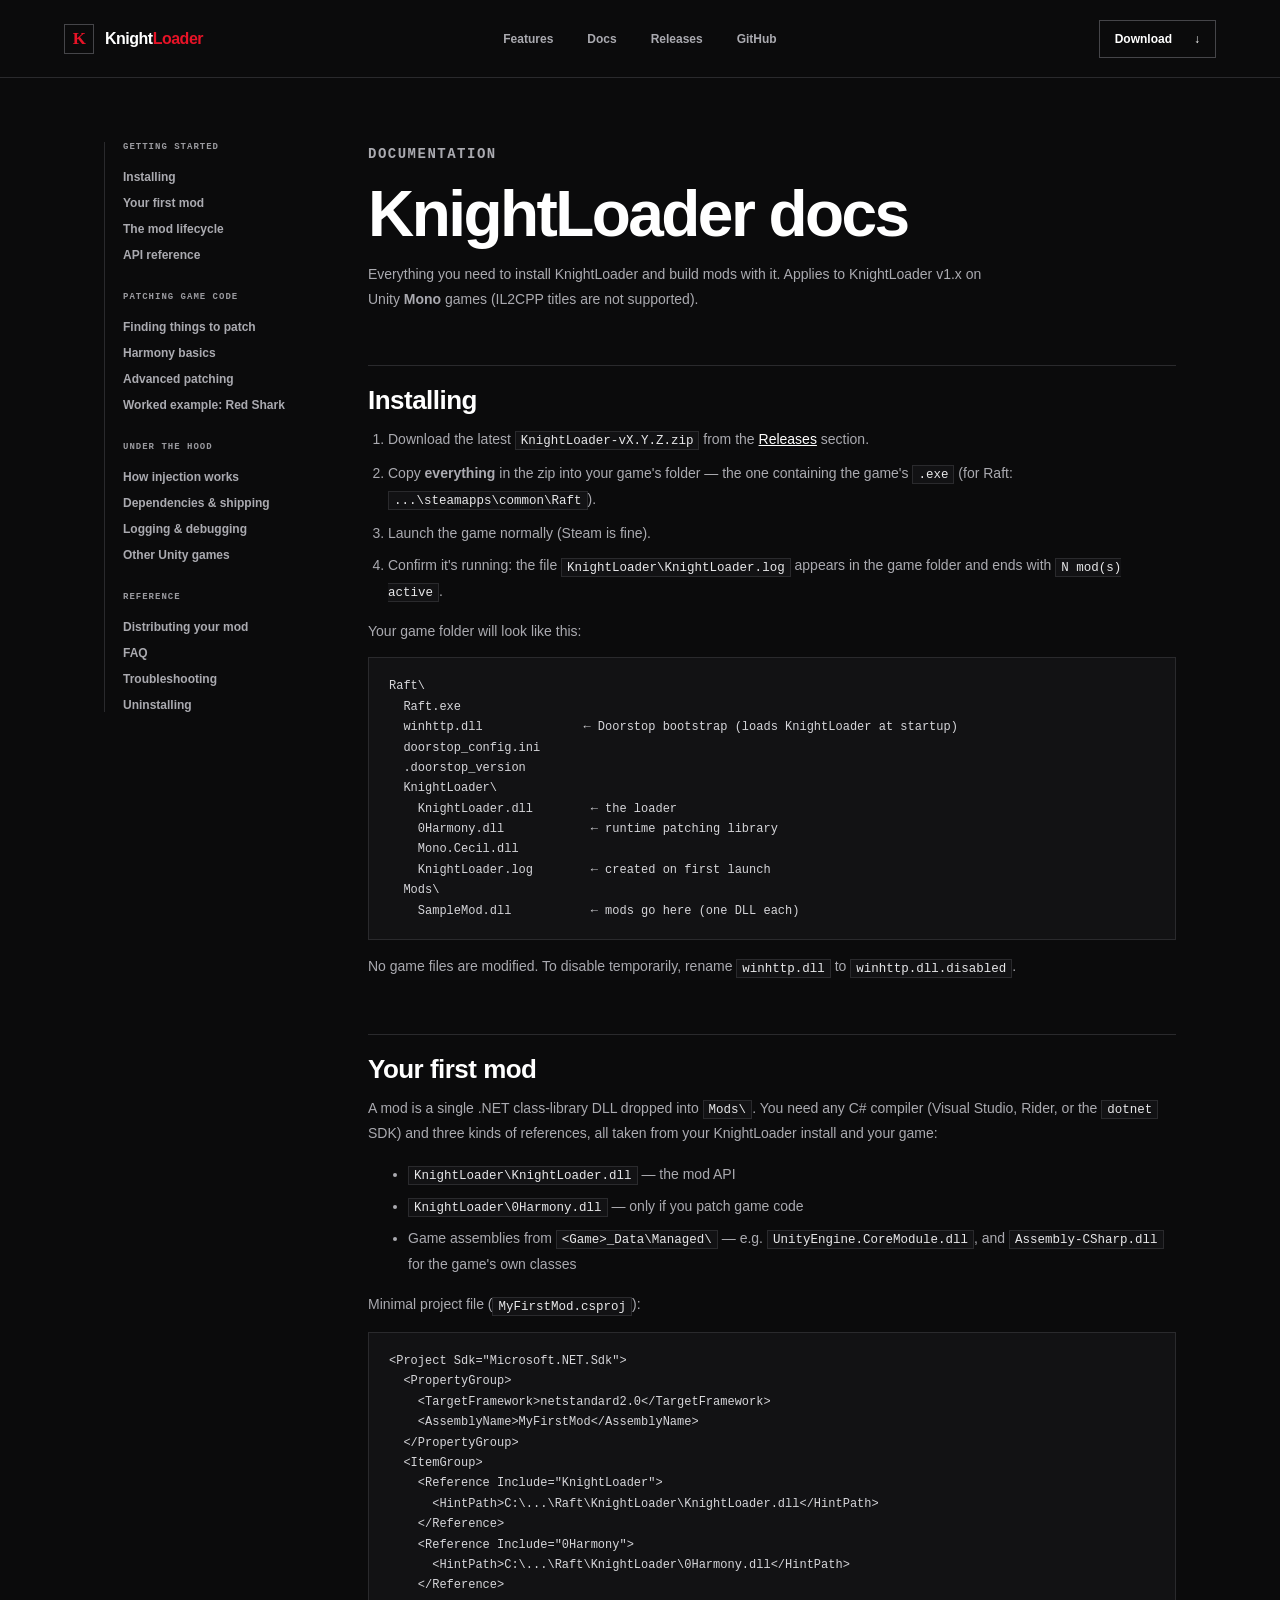
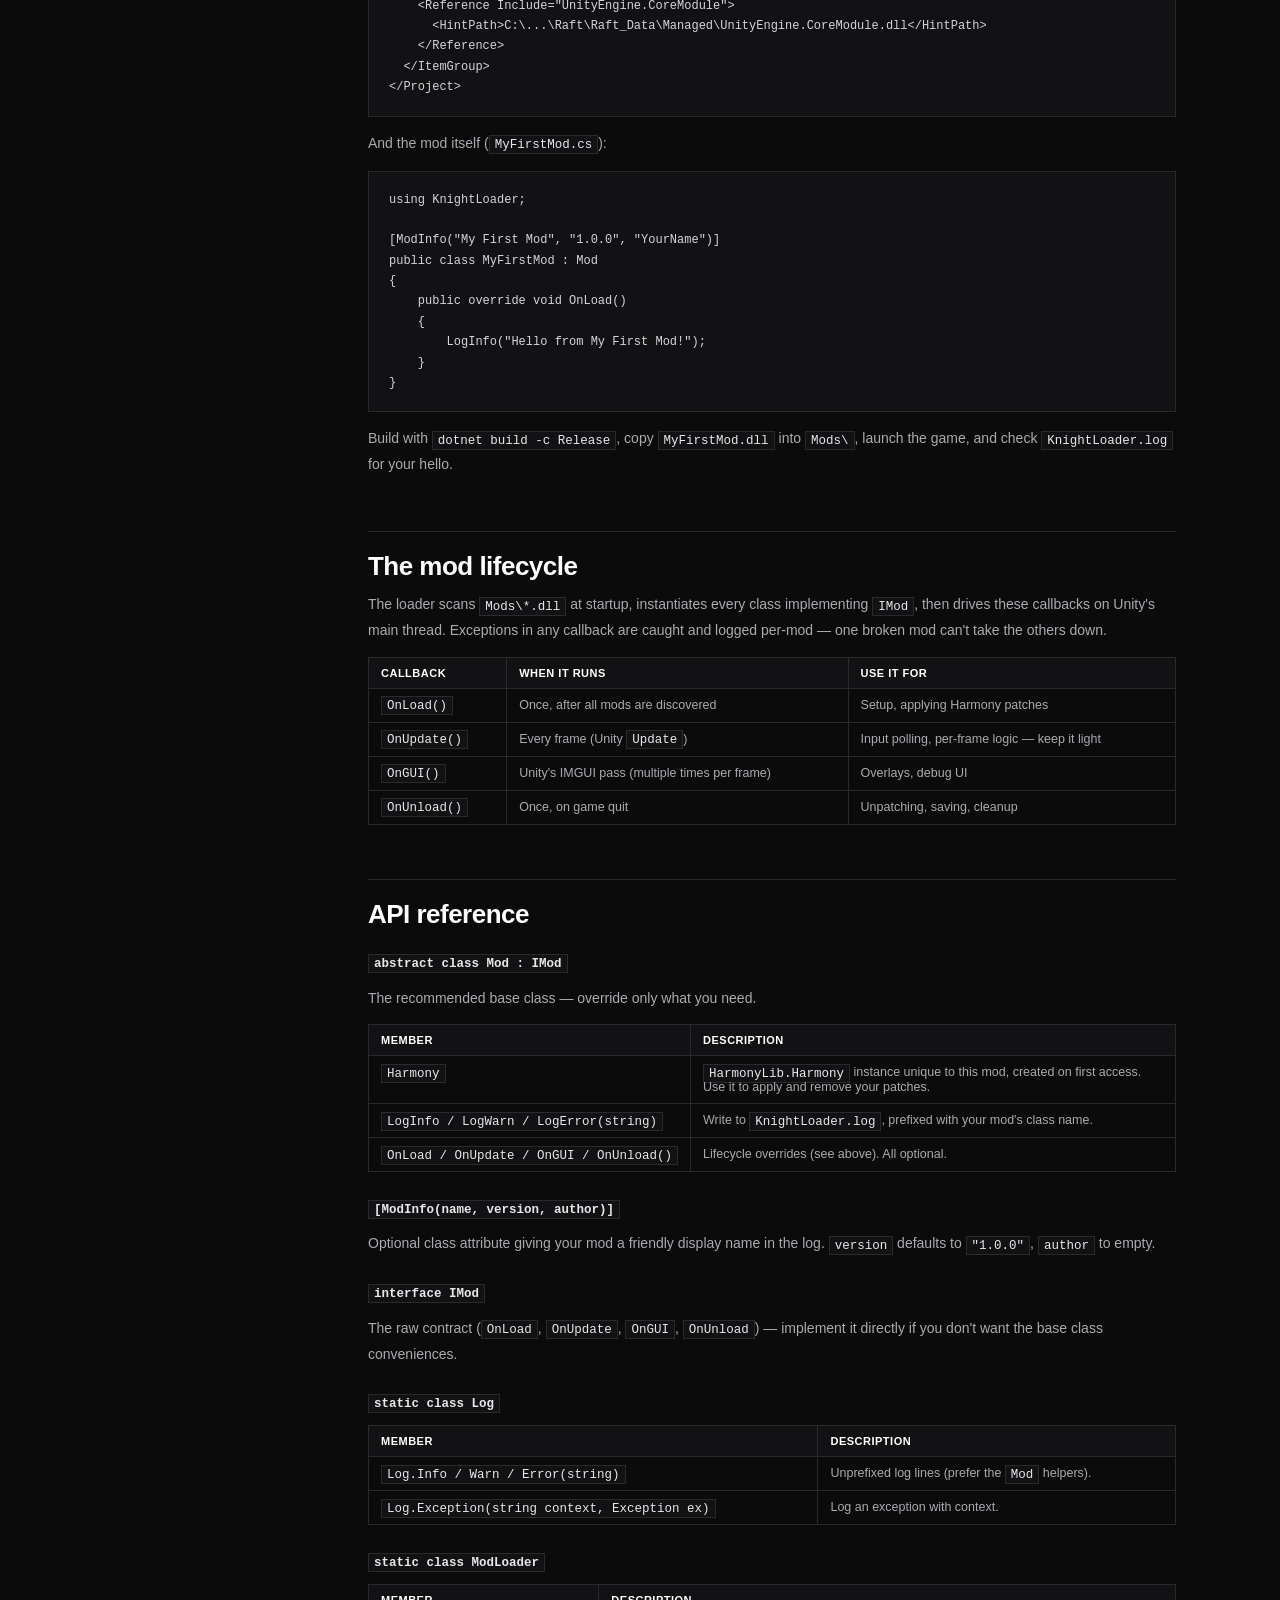
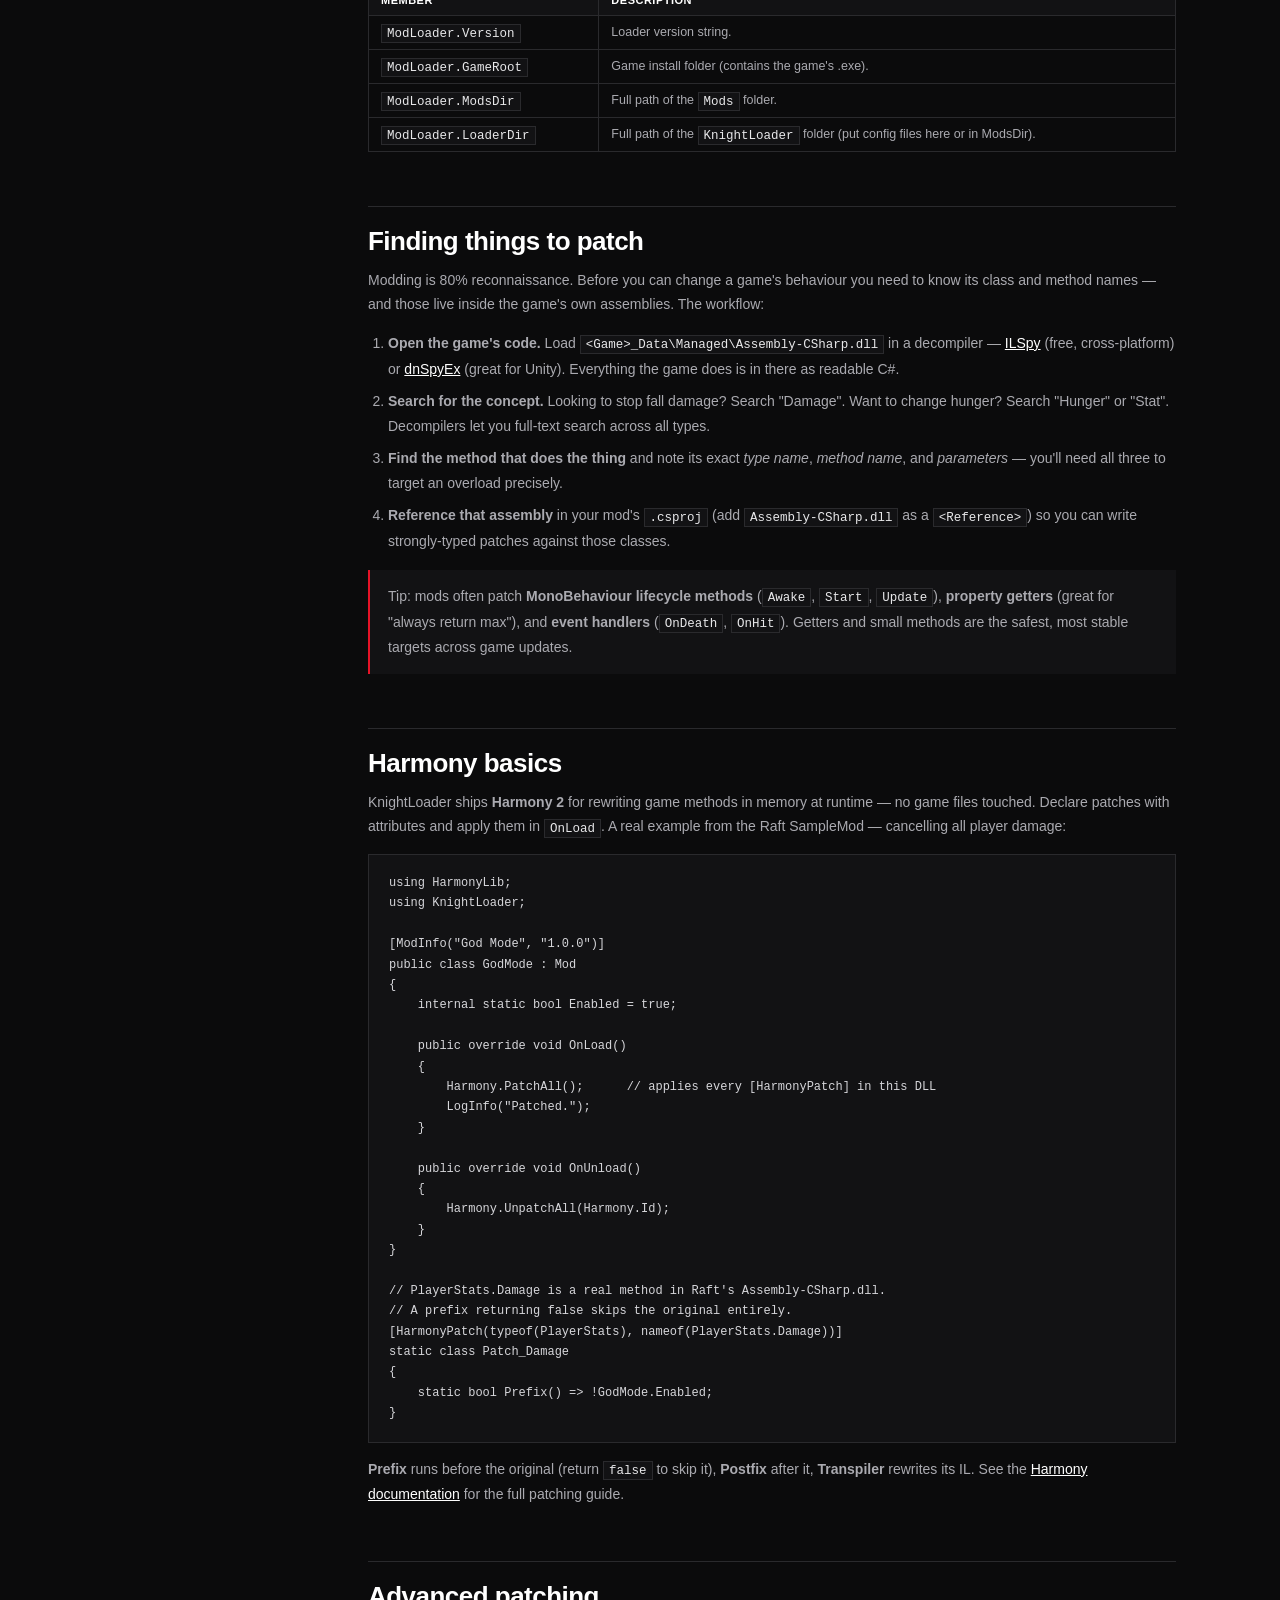
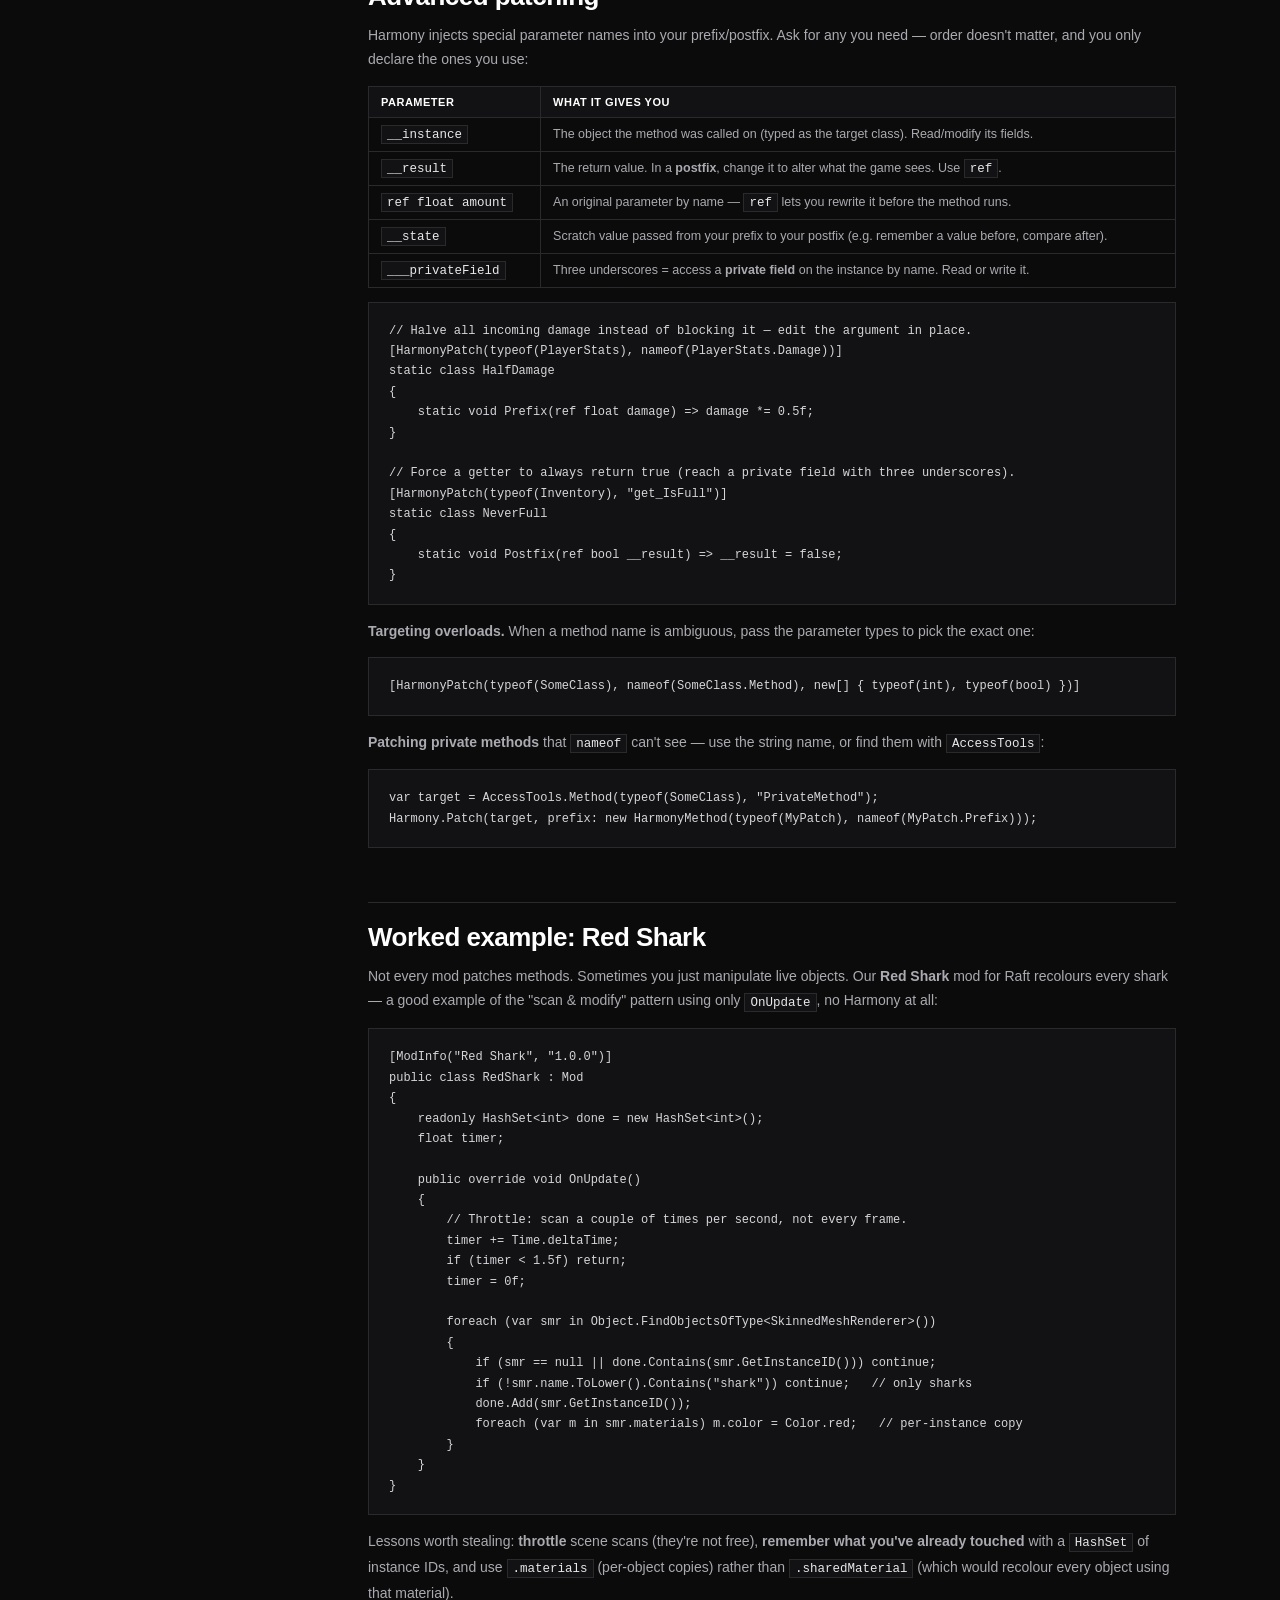
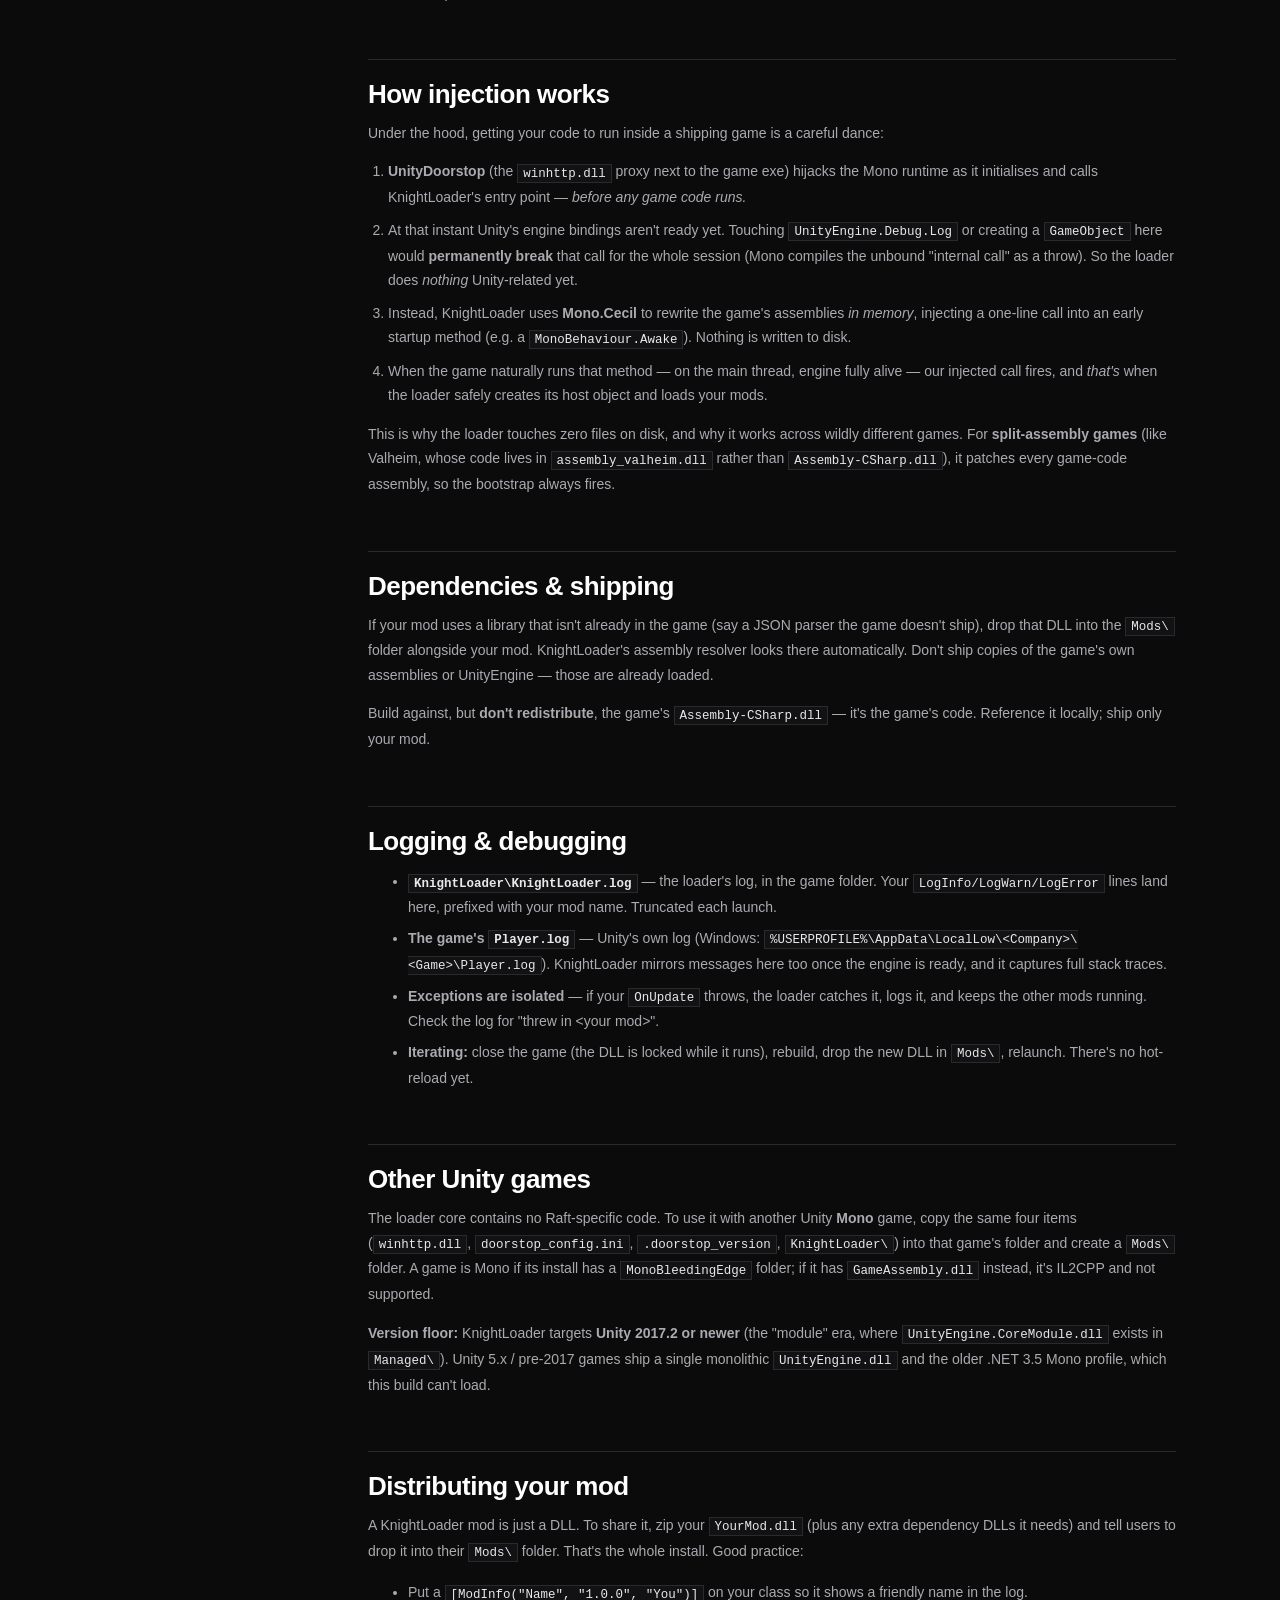
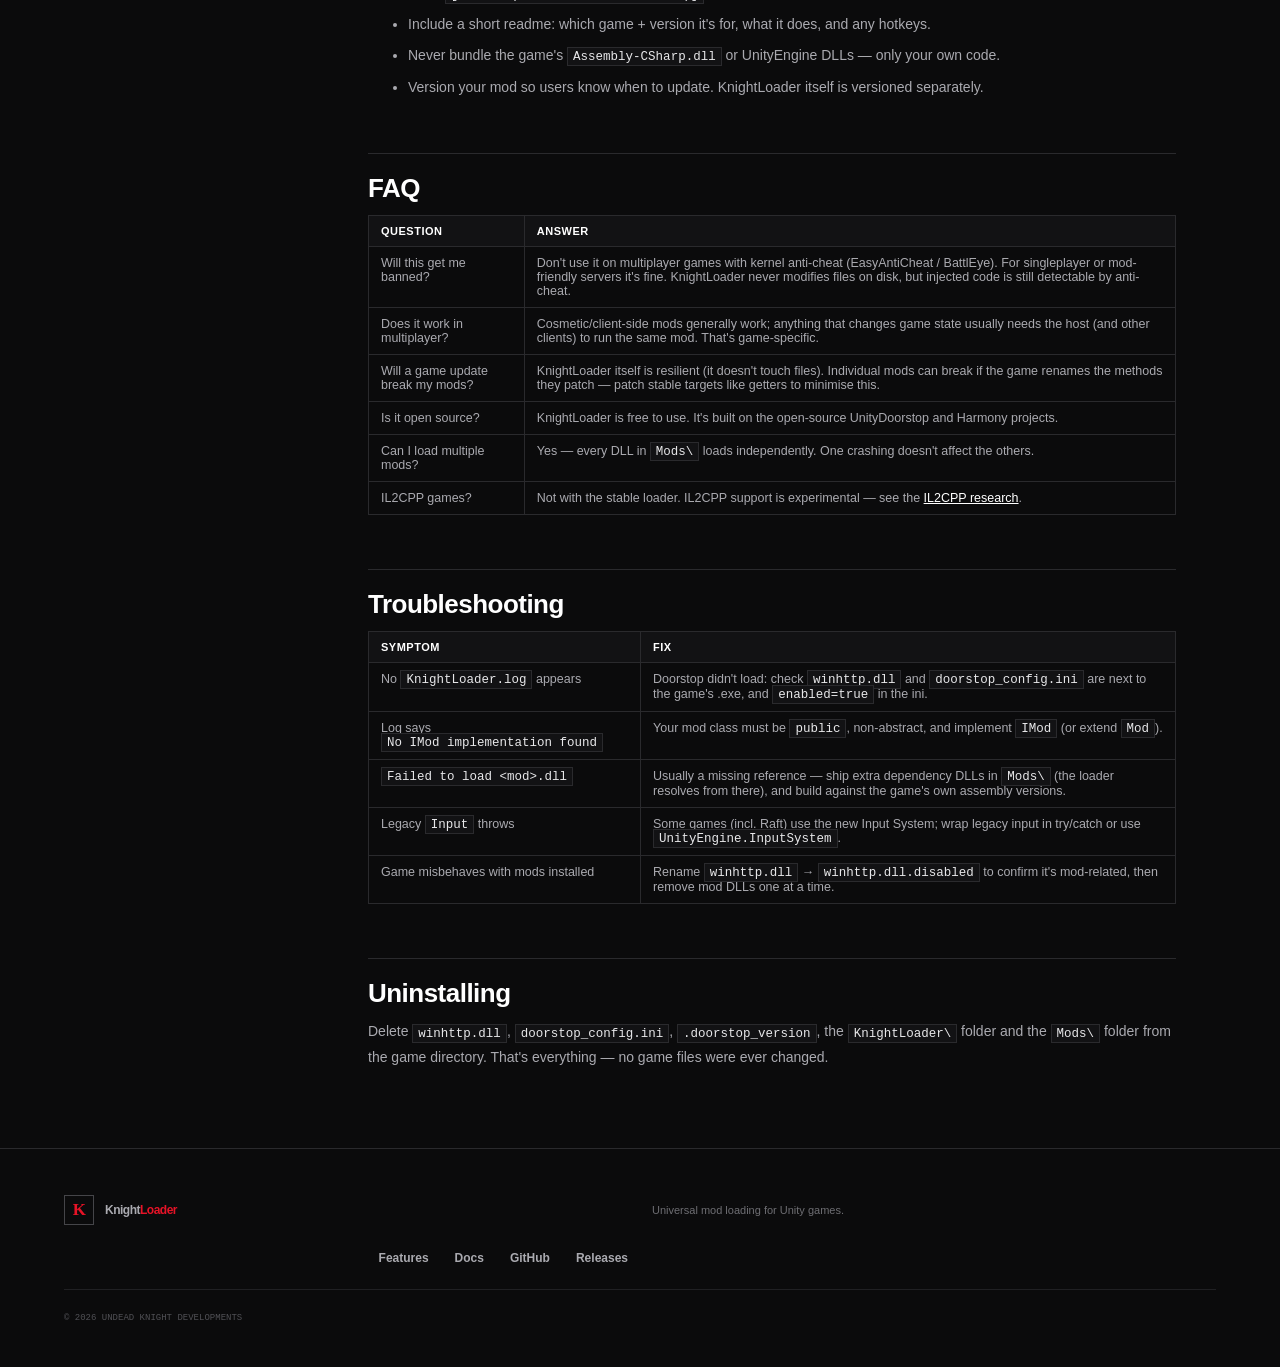
<file: docs/docs.html>
<!doctype html>
<html lang="en">
<head>
  <meta charset="utf-8">
  <meta name="viewport" content="width=device-width, initial-scale=1">
  <meta name="theme-color" content="#0b0b0c">
  <meta name="description" content="KnightLoader documentation — install guide, writing your first mod, and the full mod API reference.">
  <title>Documentation — KnightLoader</title>
  <link rel="stylesheet" href="style.css">
  <link rel="icon" type="image/png" href="assets/knightloader-logo.png">
</head>
<body>
  <header class="nav-wrap">
    <a class="brand" href="index.html" aria-label="KnightLoader home">
      <span class="brand-icon">K</span>
      <span>Knight<b>Loader</b></span>
    </a>
    <nav aria-label="Main navigation">
      <a href="index.html#features">Features</a>
      <a href="docs.html">Docs</a>
      <a href="index.html#releases">Releases</a>
      <a href="https://github.com/TheUndeadKnightDev/KnightLoader">GitHub</a>
    </nav>
    <a class="nav-download" href="https://github.com/TheUndeadKnightDev/KnightLoader/releases/latest">Download <span>↓</span></a>
  </header>

  <main class="doc-page">
    <aside class="doc-toc" aria-label="On this page">
      <p>GETTING STARTED</p>
      <a href="#install">Installing</a>
      <a href="#first-mod">Your first mod</a>
      <a href="#lifecycle">The mod lifecycle</a>
      <a href="#api">API reference</a>
      <p>PATCHING GAME CODE</p>
      <a href="#finding-hooks">Finding things to patch</a>
      <a href="#harmony">Harmony basics</a>
      <a href="#advanced-harmony">Advanced patching</a>
      <a href="#example">Worked example: Red Shark</a>
      <p>UNDER THE HOOD</p>
      <a href="#architecture">How injection works</a>
      <a href="#dependencies">Dependencies &amp; shipping</a>
      <a href="#debugging">Logging &amp; debugging</a>
      <a href="#other-games">Other Unity games</a>
      <p>REFERENCE</p>
      <a href="#distributing">Distributing your mod</a>
      <a href="#faq">FAQ</a>
      <a href="#troubleshooting">Troubleshooting</a>
      <a href="#uninstall">Uninstalling</a>
    </aside>

    <article class="doc-body">
      <p class="overline">Documentation</p>
      <h1>KnightLoader docs</h1>
      <p class="doc-intro">Everything you need to install KnightLoader and build mods with it. Applies to KnightLoader v1.x on Unity <b>Mono</b> games (IL2CPP titles are not supported).</p>

      <h2 id="install">Installing</h2>
      <ol>
        <li>Download the latest <code>KnightLoader-vX.Y.Z.zip</code> from the <a href="index.html#releases">Releases</a> section.</li>
        <li>Copy <b>everything</b> in the zip into your game's folder — the one containing the game's <code>.exe</code> (for Raft: <code>...\steamapps\common\Raft</code>).</li>
        <li>Launch the game normally (Steam is fine).</li>
        <li>Confirm it's running: the file <code>KnightLoader\KnightLoader.log</code> appears in the game folder and ends with <code>N mod(s) active</code>.</li>
      </ol>
      <p>Your game folder will look like this:</p>
      <pre class="doc-code">Raft\
  Raft.exe
  winhttp.dll              ← Doorstop bootstrap (loads KnightLoader at startup)
  doorstop_config.ini
  .doorstop_version
  KnightLoader\
    KnightLoader.dll        ← the loader
    0Harmony.dll            ← runtime patching library
    Mono.Cecil.dll
    KnightLoader.log        ← created on first launch
  Mods\
    SampleMod.dll           ← mods go here (one DLL each)</pre>
      <p>No game files are modified. To disable temporarily, rename <code>winhttp.dll</code> to <code>winhttp.dll.disabled</code>.</p>

      <h2 id="first-mod">Your first mod</h2>
      <p>A mod is a single .NET class-library DLL dropped into <code>Mods\</code>. You need any C# compiler (Visual Studio, Rider, or the <code>dotnet</code> SDK) and three kinds of references, all taken from your KnightLoader install and your game:</p>
      <ul>
        <li><code>KnightLoader\KnightLoader.dll</code> — the mod API</li>
        <li><code>KnightLoader\0Harmony.dll</code> — only if you patch game code</li>
        <li>Game assemblies from <code>&lt;Game&gt;_Data\Managed\</code> — e.g. <code>UnityEngine.CoreModule.dll</code>, and <code>Assembly-CSharp.dll</code> for the game's own classes</li>
      </ul>
      <p>Minimal project file (<code>MyFirstMod.csproj</code>):</p>
      <pre class="doc-code">&lt;Project Sdk="Microsoft.NET.Sdk"&gt;
  &lt;PropertyGroup&gt;
    &lt;TargetFramework&gt;netstandard2.0&lt;/TargetFramework&gt;
    &lt;AssemblyName&gt;MyFirstMod&lt;/AssemblyName&gt;
  &lt;/PropertyGroup&gt;
  &lt;ItemGroup&gt;
    &lt;Reference Include="KnightLoader"&gt;
      &lt;HintPath&gt;C:\...\Raft\KnightLoader\KnightLoader.dll&lt;/HintPath&gt;
    &lt;/Reference&gt;
    &lt;Reference Include="0Harmony"&gt;
      &lt;HintPath&gt;C:\...\Raft\KnightLoader\0Harmony.dll&lt;/HintPath&gt;
    &lt;/Reference&gt;
    &lt;Reference Include="UnityEngine.CoreModule"&gt;
      &lt;HintPath&gt;C:\...\Raft\Raft_Data\Managed\UnityEngine.CoreModule.dll&lt;/HintPath&gt;
    &lt;/Reference&gt;
  &lt;/ItemGroup&gt;
&lt;/Project&gt;</pre>
      <p>And the mod itself (<code>MyFirstMod.cs</code>):</p>
      <pre class="doc-code">using KnightLoader;

[ModInfo("My First Mod", "1.0.0", "YourName")]
public class MyFirstMod : Mod
{
    public override void OnLoad()
    {
        LogInfo("Hello from My First Mod!");
    }
}</pre>
      <p>Build with <code>dotnet build -c Release</code>, copy <code>MyFirstMod.dll</code> into <code>Mods\</code>, launch the game, and check <code>KnightLoader.log</code> for your hello.</p>

      <h2 id="lifecycle">The mod lifecycle</h2>
      <p>The loader scans <code>Mods\*.dll</code> at startup, instantiates every class implementing <code>IMod</code>, then drives these callbacks on Unity's main thread. Exceptions in any callback are caught and logged per-mod — one broken mod can't take the others down.</p>
      <table class="doc-table">
        <tr><th>Callback</th><th>When it runs</th><th>Use it for</th></tr>
        <tr><td><code>OnLoad()</code></td><td>Once, after all mods are discovered</td><td>Setup, applying Harmony patches</td></tr>
        <tr><td><code>OnUpdate()</code></td><td>Every frame (Unity <code>Update</code>)</td><td>Input polling, per-frame logic — keep it light</td></tr>
        <tr><td><code>OnGUI()</code></td><td>Unity's IMGUI pass (multiple times per frame)</td><td>Overlays, debug UI</td></tr>
        <tr><td><code>OnUnload()</code></td><td>Once, on game quit</td><td>Unpatching, saving, cleanup</td></tr>
      </table>

      <h2 id="api">API reference</h2>

      <h3><code>abstract class Mod : IMod</code></h3>
      <p>The recommended base class — override only what you need.</p>
      <table class="doc-table">
        <tr><th>Member</th><th>Description</th></tr>
        <tr><td><code>Harmony</code></td><td><code>HarmonyLib.Harmony</code> instance unique to this mod, created on first access. Use it to apply and remove your patches.</td></tr>
        <tr><td><code>LogInfo / LogWarn / LogError(string)</code></td><td>Write to <code>KnightLoader.log</code>, prefixed with your mod's class name.</td></tr>
        <tr><td><code>OnLoad / OnUpdate / OnGUI / OnUnload()</code></td><td>Lifecycle overrides (see above). All optional.</td></tr>
      </table>

      <h3><code>[ModInfo(name, version, author)]</code></h3>
      <p>Optional class attribute giving your mod a friendly display name in the log. <code>version</code> defaults to <code>"1.0.0"</code>, <code>author</code> to empty.</p>

      <h3><code>interface IMod</code></h3>
      <p>The raw contract (<code>OnLoad</code>, <code>OnUpdate</code>, <code>OnGUI</code>, <code>OnUnload</code>) — implement it directly if you don't want the base class conveniences.</p>

      <h3><code>static class Log</code></h3>
      <table class="doc-table">
        <tr><th>Member</th><th>Description</th></tr>
        <tr><td><code>Log.Info / Warn / Error(string)</code></td><td>Unprefixed log lines (prefer the <code>Mod</code> helpers).</td></tr>
        <tr><td><code>Log.Exception(string context, Exception ex)</code></td><td>Log an exception with context.</td></tr>
      </table>

      <h3><code>static class ModLoader</code></h3>
      <table class="doc-table">
        <tr><th>Member</th><th>Description</th></tr>
        <tr><td><code>ModLoader.Version</code></td><td>Loader version string.</td></tr>
        <tr><td><code>ModLoader.GameRoot</code></td><td>Game install folder (contains the game's .exe).</td></tr>
        <tr><td><code>ModLoader.ModsDir</code></td><td>Full path of the <code>Mods</code> folder.</td></tr>
        <tr><td><code>ModLoader.LoaderDir</code></td><td>Full path of the <code>KnightLoader</code> folder (put config files here or in ModsDir).</td></tr>
      </table>

      <h2 id="finding-hooks">Finding things to patch</h2>
      <p>Modding is 80% reconnaissance. Before you can change a game's behaviour you need to know its class and method names — and those live inside the game's own assemblies. The workflow:</p>
      <ol>
        <li><b>Open the game's code.</b> Load <code>&lt;Game&gt;_Data\Managed\Assembly-CSharp.dll</code> in a decompiler — <a href="https://github.com/icsharpcode/ILSpy">ILSpy</a> (free, cross-platform) or <a href="https://github.com/dnSpyEx/dnSpy">dnSpyEx</a> (great for Unity). Everything the game does is in there as readable C#.</li>
        <li><b>Search for the concept.</b> Looking to stop fall damage? Search "Damage". Want to change hunger? Search "Hunger" or "Stat". Decompilers let you full-text search across all types.</li>
        <li><b>Find the method that does the thing</b> and note its exact <em>type name</em>, <em>method name</em>, and <em>parameters</em> — you'll need all three to target an overload precisely.</li>
        <li><b>Reference that assembly</b> in your mod's <code>.csproj</code> (add <code>Assembly-CSharp.dll</code> as a <code>&lt;Reference&gt;</code>) so you can write strongly-typed patches against those classes.</li>
      </ol>
      <p class="doc-tip">Tip: mods often patch <b>MonoBehaviour lifecycle methods</b> (<code>Awake</code>, <code>Start</code>, <code>Update</code>), <b>property getters</b> (great for "always return max"), and <b>event handlers</b> (<code>OnDeath</code>, <code>OnHit</code>). Getters and small methods are the safest, most stable targets across game updates.</p>

      <h2 id="harmony">Harmony basics</h2>
      <p>KnightLoader ships <b>Harmony 2</b> for rewriting game methods in memory at runtime — no game files touched. Declare patches with attributes and apply them in <code>OnLoad</code>. A real example from the Raft SampleMod — cancelling all player damage:</p>
      <pre class="doc-code">using HarmonyLib;
using KnightLoader;

[ModInfo("God Mode", "1.0.0")]
public class GodMode : Mod
{
    internal static bool Enabled = true;

    public override void OnLoad()
    {
        Harmony.PatchAll();      // applies every [HarmonyPatch] in this DLL
        LogInfo("Patched.");
    }

    public override void OnUnload()
    {
        Harmony.UnpatchAll(Harmony.Id);
    }
}

// PlayerStats.Damage is a real method in Raft's Assembly-CSharp.dll.
// A prefix returning false skips the original entirely.
[HarmonyPatch(typeof(PlayerStats), nameof(PlayerStats.Damage))]
static class Patch_Damage
{
    static bool Prefix() =&gt; !GodMode.Enabled;
}</pre>
      <p><b>Prefix</b> runs before the original (return <code>false</code> to skip it), <b>Postfix</b> after it, <b>Transpiler</b> rewrites its IL. See the <a href="https://harmony.pardeike.net/">Harmony documentation</a> for the full patching guide.</p>

      <h2 id="advanced-harmony">Advanced patching</h2>
      <p>Harmony injects special parameter names into your prefix/postfix. Ask for any you need — order doesn't matter, and you only declare the ones you use:</p>
      <table class="doc-table">
        <tr><th>Parameter</th><th>What it gives you</th></tr>
        <tr><td><code>__instance</code></td><td>The object the method was called on (typed as the target class). Read/modify its fields.</td></tr>
        <tr><td><code>__result</code></td><td>The return value. In a <b>postfix</b>, change it to alter what the game sees. Use <code>ref</code>.</td></tr>
        <tr><td><code>ref float amount</code></td><td>An original parameter by name — <code>ref</code> lets you rewrite it before the method runs.</td></tr>
        <tr><td><code>__state</code></td><td>Scratch value passed from your prefix to your postfix (e.g. remember a value before, compare after).</td></tr>
        <tr><td><code>___privateField</code></td><td>Three underscores = access a <b>private field</b> on the instance by name. Read or write it.</td></tr>
      </table>
      <pre class="doc-code">// Halve all incoming damage instead of blocking it — edit the argument in place.
[HarmonyPatch(typeof(PlayerStats), nameof(PlayerStats.Damage))]
static class HalfDamage
{
    static void Prefix(ref float damage) =&gt; damage *= 0.5f;
}

// Force a getter to always return true (reach a private field with three underscores).
[HarmonyPatch(typeof(Inventory), "get_IsFull")]
static class NeverFull
{
    static void Postfix(ref bool __result) =&gt; __result = false;
}</pre>
      <p><b>Targeting overloads.</b> When a method name is ambiguous, pass the parameter types to pick the exact one:</p>
      <pre class="doc-code">[HarmonyPatch(typeof(SomeClass), nameof(SomeClass.Method), new[] { typeof(int), typeof(bool) })]</pre>
      <p><b>Patching private methods</b> that <code>nameof</code> can't see — use the string name, or find them with <code>AccessTools</code>:</p>
      <pre class="doc-code">var target = AccessTools.Method(typeof(SomeClass), "PrivateMethod");
Harmony.Patch(target, prefix: new HarmonyMethod(typeof(MyPatch), nameof(MyPatch.Prefix)));</pre>

      <h2 id="example">Worked example: Red Shark</h2>
      <p>Not every mod patches methods. Sometimes you just manipulate live objects. Our <b>Red Shark</b> mod for Raft recolours every shark — a good example of the "scan &amp; modify" pattern using only <code>OnUpdate</code>, no Harmony at all:</p>
      <pre class="doc-code">[ModInfo("Red Shark", "1.0.0")]
public class RedShark : Mod
{
    readonly HashSet&lt;int&gt; done = new HashSet&lt;int&gt;();
    float timer;

    public override void OnUpdate()
    {
        // Throttle: scan a couple of times per second, not every frame.
        timer += Time.deltaTime;
        if (timer &lt; 1.5f) return;
        timer = 0f;

        foreach (var smr in Object.FindObjectsOfType&lt;SkinnedMeshRenderer&gt;())
        {
            if (smr == null || done.Contains(smr.GetInstanceID())) continue;
            if (!smr.name.ToLower().Contains("shark")) continue;   // only sharks
            done.Add(smr.GetInstanceID());
            foreach (var m in smr.materials) m.color = Color.red;   // per-instance copy
        }
    }
}</pre>
      <p>Lessons worth stealing: <b>throttle</b> scene scans (they're not free), <b>remember what you've already touched</b> with a <code>HashSet</code> of instance IDs, and use <code>.materials</code> (per-object copies) rather than <code>.sharedMaterial</code> (which would recolour every object using that material).</p>

      <h2 id="architecture">How injection works</h2>
      <p>Under the hood, getting your code to run inside a shipping game is a careful dance:</p>
      <ol>
        <li><b>UnityDoorstop</b> (the <code>winhttp.dll</code> proxy next to the game exe) hijacks the Mono runtime as it initialises and calls KnightLoader's entry point — <em>before any game code runs.</em></li>
        <li>At that instant Unity's engine bindings aren't ready yet. Touching <code>UnityEngine.Debug.Log</code> or creating a <code>GameObject</code> here would <b>permanently break</b> that call for the whole session (Mono compiles the unbound "internal call" as a throw). So the loader does <em>nothing</em> Unity-related yet.</li>
        <li>Instead, KnightLoader uses <b>Mono.Cecil</b> to rewrite the game's assemblies <em>in memory</em>, injecting a one-line call into an early startup method (e.g. a <code>MonoBehaviour.Awake</code>). Nothing is written to disk.</li>
        <li>When the game naturally runs that method — on the main thread, engine fully alive — our injected call fires, and <em>that's</em> when the loader safely creates its host object and loads your mods.</li>
      </ol>
      <p>This is why the loader touches zero files on disk, and why it works across wildly different games. For <b>split-assembly games</b> (like Valheim, whose code lives in <code>assembly_valheim.dll</code> rather than <code>Assembly-CSharp.dll</code>), it patches every game-code assembly, so the bootstrap always fires.</p>

      <h2 id="dependencies">Dependencies &amp; shipping</h2>
      <p>If your mod uses a library that isn't already in the game (say a JSON parser the game doesn't ship), drop that DLL into the <code>Mods\</code> folder alongside your mod. KnightLoader's assembly resolver looks there automatically. Don't ship copies of the game's own assemblies or UnityEngine — those are already loaded.</p>
      <p>Build against, but <b>don't redistribute</b>, the game's <code>Assembly-CSharp.dll</code> — it's the game's code. Reference it locally; ship only your mod.</p>

      <h2 id="debugging">Logging &amp; debugging</h2>
      <ul>
        <li><b><code>KnightLoader\KnightLoader.log</code></b> — the loader's log, in the game folder. Your <code>LogInfo/LogWarn/LogError</code> lines land here, prefixed with your mod name. Truncated each launch.</li>
        <li><b>The game's <code>Player.log</code></b> — Unity's own log (Windows: <code>%USERPROFILE%\AppData\LocalLow\&lt;Company&gt;\&lt;Game&gt;\Player.log</code>). KnightLoader mirrors messages here too once the engine is ready, and it captures full stack traces.</li>
        <li><b>Exceptions are isolated</b> — if your <code>OnUpdate</code> throws, the loader catches it, logs it, and keeps the other mods running. Check the log for "threw in &lt;your mod&gt;".</li>
        <li><b>Iterating:</b> close the game (the DLL is locked while it runs), rebuild, drop the new DLL in <code>Mods\</code>, relaunch. There's no hot-reload yet.</li>
      </ul>

      <h2 id="other-games">Other Unity games</h2>
      <p>The loader core contains no Raft-specific code. To use it with another Unity <b>Mono</b> game, copy the same four items (<code>winhttp.dll</code>, <code>doorstop_config.ini</code>, <code>.doorstop_version</code>, <code>KnightLoader\</code>) into that game's folder and create a <code>Mods\</code> folder. A game is Mono if its install has a <code>MonoBleedingEdge</code> folder; if it has <code>GameAssembly.dll</code> instead, it's IL2CPP and not supported.</p>
      <p><b>Version floor:</b> KnightLoader targets <b>Unity 2017.2 or newer</b> (the "module" era, where <code>UnityEngine.CoreModule.dll</code> exists in <code>Managed\</code>). Unity 5.x / pre-2017 games ship a single monolithic <code>UnityEngine.dll</code> and the older .NET 3.5 Mono profile, which this build can't load.</p>

      <h2 id="distributing">Distributing your mod</h2>
      <p>A KnightLoader mod is just a DLL. To share it, zip your <code>YourMod.dll</code> (plus any extra dependency DLLs it needs) and tell users to drop it into their <code>Mods\</code> folder. That's the whole install. Good practice:</p>
      <ul>
        <li>Put a <code>[ModInfo("Name", "1.0.0", "You")]</code> on your class so it shows a friendly name in the log.</li>
        <li>Include a short readme: which game + version it's for, what it does, and any hotkeys.</li>
        <li>Never bundle the game's <code>Assembly-CSharp.dll</code> or UnityEngine DLLs — only your own code.</li>
        <li>Version your mod so users know when to update. KnightLoader itself is versioned separately.</li>
      </ul>

      <h2 id="faq">FAQ</h2>
      <table class="doc-table">
        <tr><th>Question</th><th>Answer</th></tr>
        <tr><td>Will this get me banned?</td><td>Don't use it on multiplayer games with kernel anti-cheat (EasyAntiCheat / BattlEye). For singleplayer or mod-friendly servers it's fine. KnightLoader never modifies files on disk, but injected code is still detectable by anti-cheat.</td></tr>
        <tr><td>Does it work in multiplayer?</td><td>Cosmetic/client-side mods generally work; anything that changes game state usually needs the host (and other clients) to run the same mod. That's game-specific.</td></tr>
        <tr><td>Will a game update break my mods?</td><td>KnightLoader itself is resilient (it doesn't touch files). Individual mods can break if the game renames the methods they patch — patch stable targets like getters to minimise this.</td></tr>
        <tr><td>Is it open source?</td><td>KnightLoader is free to use. It's built on the open-source UnityDoorstop and Harmony projects.</td></tr>
        <tr><td>Can I load multiple mods?</td><td>Yes — every DLL in <code>Mods\</code> loads independently. One crashing doesn't affect the others.</td></tr>
        <tr><td>IL2CPP games?</td><td>Not with the stable loader. IL2CPP support is experimental — see the <a href="index.html#il2cpp">IL2CPP research</a>.</td></tr>
      </table>

      <h2 id="troubleshooting">Troubleshooting</h2>
      <table class="doc-table">
        <tr><th>Symptom</th><th>Fix</th></tr>
        <tr><td>No <code>KnightLoader.log</code> appears</td><td>Doorstop didn't load: check <code>winhttp.dll</code> and <code>doorstop_config.ini</code> are next to the game's .exe, and <code>enabled=true</code> in the ini.</td></tr>
        <tr><td>Log says <code>No IMod implementation found</code></td><td>Your mod class must be <code>public</code>, non-abstract, and implement <code>IMod</code> (or extend <code>Mod</code>).</td></tr>
        <tr><td><code>Failed to load &lt;mod&gt;.dll</code></td><td>Usually a missing reference — ship extra dependency DLLs in <code>Mods\</code> (the loader resolves from there), and build against the game's own assembly versions.</td></tr>
        <tr><td>Legacy <code>Input</code> throws</td><td>Some games (incl. Raft) use the new Input System; wrap legacy input in try/catch or use <code>UnityEngine.InputSystem</code>.</td></tr>
        <tr><td>Game misbehaves with mods installed</td><td>Rename <code>winhttp.dll</code> → <code>winhttp.dll.disabled</code> to confirm it's mod-related, then remove mod DLLs one at a time.</td></tr>
      </table>

      <h2 id="uninstall">Uninstalling</h2>
      <p>Delete <code>winhttp.dll</code>, <code>doorstop_config.ini</code>, <code>.doorstop_version</code>, the <code>KnightLoader\</code> folder and the <code>Mods\</code> folder from the game directory. That's everything — no game files were ever changed.</p>
    </article>
  </main>

  <footer>
    <a class="brand" href="index.html"><span class="brand-icon">K</span><span>Knight<b>Loader</b></span></a>
    <p>Universal mod loading for Unity games.</p>
    <div>
      <a href="index.html#features">Features</a>
      <a href="docs.html">Docs</a>
      <a href="https://github.com/TheUndeadKnightDev/KnightLoader">GitHub</a>
      <a href="index.html#releases">Releases</a>
    </div>
    <small>© 2026 Undead Knight Developments</small>
  </footer>
</body>
</html>
</file>
<file: docs/style.css>
:root {
  --red: #e71327;
  --ink: #0b0b0c;
  --soft-ink: #121214;
  --line: #2a2a2d;
  --paper: #f3f2ef;
  --muted: #9a9a9f;
  --sans: Inter, ui-sans-serif, -apple-system, BlinkMacSystemFont, "Segoe UI", sans-serif;
  --mono: "SFMono-Regular", Consolas, "Liberation Mono", monospace;
}

* { box-sizing: border-box; }
html { scroll-behavior: smooth; }
body { margin: 0; background: var(--ink); color: white; font-family: var(--sans); -webkit-font-smoothing: antialiased; }
a { color: inherit; }

.nav-wrap {
  height: 78px; max-width: 1440px; margin: auto; padding: 0 clamp(24px, 5vw, 72px);
  display: grid; grid-template-columns: 1fr auto 1fr; align-items: center; gap: 32px;
  border-bottom: 1px solid var(--line);
}
.brand { display: inline-flex; align-items: center; gap: 11px; text-decoration: none; font-weight: 750; letter-spacing: -.5px; width: max-content; }
.brand b { color: var(--red); }
.brand-icon { width: 30px; height: 30px; display: grid; place-items: center; border: 1px solid #454549; color: var(--red); font-family: Georgia, serif; font-size: 17px; }
nav { display: flex; gap: 34px; }
nav a, footer a { color: #aaaab0; text-decoration: none; font-size: 12px; font-weight: 600; transition: color .2s; }
nav a:hover, footer a:hover { color: white; }
.nav-download { justify-self: end; display: flex; gap: 22px; border: 1px solid #454549; padding: 11px 15px; text-decoration: none; font-size: 12px; font-weight: 700; }
.nav-download:hover { background: white; color: var(--ink); }

.hero {
  max-width: 1440px; min-height: 700px; margin: auto; padding: clamp(70px, 9vw, 130px) clamp(24px, 7vw, 100px);
  display: grid; grid-template-columns: 1.08fr .92fr; gap: clamp(50px, 8vw, 120px); align-items: center;
}
.hero-copy { max-width: 650px; }
.badge { width: max-content; padding: 9px 12px; border: 1px solid var(--line); color: #b6b6ba; font: 500 10px var(--mono); letter-spacing: .7px; text-transform: uppercase; }
.badge i, .brand-card-bottom i, .code-status i { display: inline-block; width: 6px; height: 6px; background: #48c978; border-radius: 50%; margin-right: 8px; }
h1 { margin: 25px 0; font-size: clamp(65px, 7.2vw, 108px); line-height: .88; letter-spacing: -.075em; font-weight: 800; }
h1 span { color: var(--red); }
.hero-copy > p { max-width: 580px; color: #aaaab0; font-size: 17px; line-height: 1.7; }
.actions { display: flex; flex-wrap: wrap; gap: 10px; margin-top: 32px; }
.button { min-height: 52px; padding: 0 19px; display: inline-flex; align-items: center; justify-content: space-between; gap: 34px; border: 1px solid #3c3c40; text-decoration: none; font-size: 12px; font-weight: 750; transition: .2s; }
.button:hover { transform: translateY(-2px); }
.button.primary { background: var(--red); border-color: var(--red); }
.button.secondary { background: transparent; }
.meta { display: flex; flex-wrap: wrap; gap: 21px; margin-top: 22px; color: #65656a; font: 500 9px var(--mono); text-transform: uppercase; }
.meta span + span::before { content: "·"; margin-right: 21px; }

.brand-card { background: #f7f7f5; color: #111; border-radius: 2px; box-shadow: 0 40px 90px #0008; transform: rotate(1.5deg); overflow: hidden; }
.brand-card-top, .brand-card-bottom { height: 54px; padding: 0 19px; display: flex; justify-content: space-between; align-items: center; border-bottom: 1px solid #dadad7; }
.brand-card-top span { font-size: 12px; font-weight: 800; }
.brand-card-top small, .brand-card-bottom small { font: 500 8px var(--mono); letter-spacing: 1px; color: #858589; }
.brand-card img { display: block; width: 100%; aspect-ratio: 1; object-fit: cover; }
.brand-card-bottom { border: 0; border-top: 1px solid #dadad7; }
.brand-card-bottom span { color: #545458; font: 600 9px var(--mono); text-transform: uppercase; }

.trust-bar { max-width: 1440px; margin: auto; min-height: 96px; padding: 0 clamp(24px, 5vw, 72px); display: grid; grid-template-columns: 2fr repeat(4, 1fr); align-items: stretch; border-top: 1px solid var(--line); border-bottom: 1px solid var(--line); }
.trust-bar p, .trust-bar div { margin: 0; display: flex; align-items: center; border-right: 1px solid var(--line); font-size: 12px; }
.trust-bar p { color: #6f6f74; }
.trust-bar div { justify-content: center; gap: 12px; font-weight: 650; }
.trust-bar div span { color: var(--red); font: 500 9px var(--mono); }

.section { max-width: 1440px; margin: auto; padding: 130px clamp(24px, 7vw, 100px); }
.section-intro { display: grid; grid-template-columns: 1.2fr .8fr; align-items: end; gap: 60px; margin-bottom: 70px; }
.overline { margin: 0 0 17px; color: var(--red); font: 600 10px var(--mono); letter-spacing: 1.5px; text-transform: uppercase; }
h2 { margin: 0; font-size: clamp(48px, 5.8vw, 82px); line-height: .95; letter-spacing: -.065em; }
.intro-copy { color: var(--muted); font-size: 14px; line-height: 1.75; max-width: 430px; }
.features { background: var(--soft-ink); border-left: 1px solid var(--line); border-right: 1px solid var(--line); }
.feature-list { border-top: 1px solid var(--line); }
.feature-list article { min-height: 130px; display: grid; grid-template-columns: 80px 1fr 160px; align-items: center; border-bottom: 1px solid var(--line); gap: 30px; }
.feature-mark { width: 45px; height: 45px; display: grid; place-items: center; border: 1px solid #36363a; color: var(--red); font-size: 20px; }
.feature-list h3 { margin: 0 0 7px; font-size: 19px; letter-spacing: -.02em; }
.feature-list p { margin: 0; color: #85858a; font-size: 13px; line-height: 1.6; }
.feature-list small { justify-self: end; color: #5d5d62; font: 500 9px var(--mono); letter-spacing: 1px; }

.developer { max-width: 1440px; margin: auto; padding: 130px clamp(24px, 7vw, 100px); display: grid; grid-template-columns: .8fr 1.2fr; align-items: center; gap: clamp(60px, 9vw, 140px); background: var(--paper); color: #111; }
.developer-copy > p:not(.overline) { color: #69696e; font-size: 14px; line-height: 1.75; margin: 24px 0; }
.developer-copy > a { display: inline-flex; gap: 26px; color: #111; text-decoration: none; font-size: 12px; font-weight: 750; border-bottom: 1px solid #111; padding-bottom: 7px; }
.code-window { background: #0d0d0f; color: #c7c7cb; box-shadow: 0 30px 65px #0003; }
.window-bar { height: 46px; display: flex; align-items: center; gap: 7px; padding: 0 16px; border-bottom: 1px solid #29292d; }
.window-bar span { width: 7px; height: 7px; border-radius: 50%; background: #46464b; }
.window-bar span:first-child { background: var(--red); }
.window-bar small { margin-left: 12px; color: #69696f; font: 500 9px var(--mono); }
pre { margin: 0; padding: 38px clamp(24px, 5vw, 60px); overflow: auto; font: 400 13px/1.8 var(--mono); }
code em { color: #e17786; font-style: normal; } code b { color: #e35e70; } code strong { color: #e7c479; } code mark { color: #9fd5a9; background: none; }
.code-status { height: 48px; padding: 0 17px; display: flex; align-items: center; color: #77777d; border-top: 1px solid #29292d; font: 500 9px var(--mono); text-transform: uppercase; }
.code-status span { margin-left: auto; }

.comparison { background: #0e0e10; }
.section-intro.compact { grid-template-columns: 1fr; }
.compare-table { border-top: 1px solid var(--line); }
.compare-row { min-height: 74px; display: grid; grid-template-columns: 1.4fr 1fr 1fr; align-items: stretch; border-bottom: 1px solid var(--line); }
.compare-row > * { display: flex; align-items: center; padding: 0 22px; font-size: 12px; }
.compare-row strong { background: var(--red); color: white; font-weight: 700; }
.compare-row > span:last-child { color: #77777c; }
.compare-row.heading { min-height: 44px; color: #626267; font: 500 9px var(--mono); letter-spacing: .8px; }
.compare-row.heading > * { font-size: 9px; }
.compare-row.heading strong { background: #29292d; }

.download { max-width: 1440px; min-height: 500px; margin: auto; padding: 110px clamp(24px, 7vw, 100px); display: grid; grid-template-columns: 1.2fr .8fr; align-items: center; gap: 70px; background: var(--red); }
.download .overline { color: #67050f; }
.download-copy p { max-width: 380px; line-height: 1.7; font-size: 15px; }
.button.light { background: white; color: #111; border-color: white; margin-top: 14px; min-width: 235px; }
.download-copy small { display: block; margin-top: 16px; color: #790712; font: 600 9px var(--mono); text-transform: uppercase; }

footer { max-width: 1440px; margin: auto; min-height: 190px; padding: 44px clamp(24px, 5vw, 72px); display: grid; grid-template-columns: 1fr 1fr; gap: 24px; align-items: center; border-top: 1px solid var(--line); }
footer p { color: #6e6e73; font-size: 11px; }
footer div { justify-self: end; display: flex; gap: 26px; }
footer small { grid-column: 1 / -1; padding-top: 23px; border-top: 1px solid #202023; color: #505055; font: 500 9px var(--mono); text-transform: uppercase; }

@media (max-width: 900px) {
  .nav-wrap { grid-template-columns: 1fr auto; } nav { display: none; }
  .hero { grid-template-columns: 1fr; padding-top: 80px; }
  .brand-card { max-width: 560px; }
  .trust-bar { grid-template-columns: repeat(2, 1fr); padding: 0; }
  .trust-bar p { grid-column: 1 / -1; justify-content: center; padding: 20px; border-bottom: 1px solid var(--line); }
  .trust-bar div { min-height: 70px; }
  .section-intro, .developer, .download { grid-template-columns: 1fr; }
  .developer { gap: 60px; }
}

@media (max-width: 600px) {
  .nav-wrap { height: 68px; padding: 0 18px; }
  .nav-download { padding: 10px 12px; } .nav-download span { display: none; }
  .hero { min-height: auto; padding: 64px 20px 75px; gap: 55px; }
  h1 { font-size: 64px; } .hero-copy > p { font-size: 15px; }
  .actions { flex-direction: column; } .button { width: 100%; }
  .meta { gap: 9px; } .meta span + span::before { margin-right: 9px; }
  .brand-card-top, .brand-card-bottom { height: 44px; }
  .section { padding: 85px 20px; } .section-intro { gap: 20px; margin-bottom: 45px; }
  h2 { font-size: 49px; }
  .feature-list article { min-height: 150px; grid-template-columns: 55px 1fr; gap: 14px; }
  .feature-list small { display: none; }
  .developer { padding: 85px 20px; }
  pre { font-size: 10px; padding: 28px 18px; }
  .compare-row { grid-template-columns: 1.2fr 1fr 1fr; }
  .compare-row > * { padding: 0 9px; font-size: 10px; }
  .download { min-height: 560px; padding: 85px 20px; gap: 35px; }
  footer { grid-template-columns: 1fr; padding: 40px 20px; }
  footer div { justify-self: start; flex-wrap: wrap; }
  footer small { grid-column: 1; }
}

@media (prefers-reduced-motion: reduce) { html { scroll-behavior: auto; } * { transition: none !important; } }

/* ---- Releases (auto-populated from GitHub) ---- */
.release-list { display: grid; gap: 14px; max-width: 900px; }
.release-loading { color: var(--muted); font-size: 14px; }
.release-loading a { color: white; }
.release { border: 1px solid var(--line); background: var(--soft-ink); padding: 22px 24px; }
.release.latest { border-color: var(--red); }
.release-head { display: flex; flex-wrap: wrap; align-items: center; gap: 14px; }
.release-tag { font-weight: 800; font-size: 17px; letter-spacing: -.3px; text-decoration: none; }
.release-tag:hover { color: var(--red); }
.release-badge { font: 700 9px var(--mono); letter-spacing: 1px; color: var(--red); border: 1px solid var(--red); padding: 4px 7px; }
.release-badge.pre { color: var(--muted); border-color: var(--line); }
.release-date { margin-left: auto; color: var(--muted); font: 500 11px var(--mono); }
.release-notes { margin: 12px 0 0; color: #aaaab0; font-size: 13px; line-height: 1.6; }
.release-assets { display: flex; flex-wrap: wrap; gap: 10px; margin-top: 16px; }
.release-asset { display: flex; flex-direction: column; gap: 3px; text-decoration: none; border: 1px solid #3c3c40; padding: 10px 14px; transition: .2s; }
.release-asset:hover { background: white; color: var(--ink); transform: translateY(-2px); }
.release-asset span { font-size: 12px; font-weight: 700; }
.release-asset small { font: 500 9px var(--mono); color: var(--muted); }
.release-asset:hover small { color: #555; }
@media (max-width: 600px) {
  .release { padding: 16px; }
  .release-date { margin-left: 0; flex-basis: 100%; }
}

/* ---- Documentation page ---- */
.doc-page { max-width: 1200px; margin: auto; padding: clamp(40px, 5vw, 80px) clamp(24px, 5vw, 72px); display: grid; grid-template-columns: 200px 1fr; gap: clamp(40px, 5vw, 80px); align-items: start; }
.doc-toc { position: sticky; top: 30px; display: flex; flex-direction: column; gap: 12px; border-left: 1px solid var(--line); padding-left: 18px; }
.doc-toc p { margin: 0 0 4px; font: 700 9px var(--mono); letter-spacing: 1px; color: var(--muted); }
.doc-toc a { color: #aaaab0; text-decoration: none; font-size: 12px; font-weight: 600; }
.doc-toc a:hover { color: white; }
.doc-body { min-width: 0; }
.doc-body h1 { font-size: clamp(40px, 5vw, 64px); line-height: .95; letter-spacing: -.04em; margin: 10px 0 18px; }
.doc-intro { color: #aaaab0; font-size: 15px; line-height: 1.7; max-width: 640px; }
.doc-body h2 { font-size: 26px; letter-spacing: -.02em; margin: 54px 0 14px; padding-top: 22px; border-top: 1px solid var(--line); }
.doc-body h3 { font-size: 15px; margin: 28px 0 8px; font-family: var(--mono); font-weight: 600; color: #e8e8ea; }
.doc-body p, .doc-body li { color: #aaaab0; font-size: 14px; line-height: 1.75; }
.doc-body li { margin: 6px 0; }
.doc-body a { color: white; }
.doc-body code { font-family: var(--mono); font-size: 12.5px; background: var(--soft-ink); border: 1px solid var(--line); padding: 1.5px 5px; color: #e8e8ea; }
.doc-code { background: var(--soft-ink); border: 1px solid var(--line); padding: 18px 20px; overflow-x: auto; font: 12px/1.7 var(--mono); color: #d6d6da; }
.doc-code code { border: 0; background: none; padding: 0; }
.doc-table { width: 100%; border-collapse: collapse; margin: 14px 0; }
.doc-table th, .doc-table td { text-align: left; border: 1px solid var(--line); padding: 9px 12px; font-size: 12.5px; color: #aaaab0; vertical-align: top; }
.doc-table th { color: white; font-size: 11px; text-transform: uppercase; letter-spacing: .5px; background: var(--soft-ink); }
.doc-table td code { white-space: nowrap; }
@media (max-width: 900px) {
  .doc-page { grid-template-columns: 1fr; }
  .doc-toc { position: static; flex-direction: row; flex-wrap: wrap; border-left: 0; padding-left: 0; }
  .doc-toc p { flex-basis: 100%; }
}

/* ---- Games / compatibility ---- */
.games-grid { display: grid; grid-template-columns: repeat(3, 1fr); gap: 16px; max-width: 1100px; }
.game-tier { border: 1px solid var(--line); background: var(--soft-ink); padding: 22px 22px 26px; }
.game-tier h3 { display: flex; align-items: center; gap: 9px; margin: 0 0 4px; font-size: 15px; }
.tier-dot { width: 9px; height: 9px; border-radius: 50%; display: inline-block; }
.tier-dot.ok { background: #48c978; } .tier-dot.maybe { background: #e8b93c; } .tier-dot.no { background: #e0555f; }
.tier-note { margin: 0 0 14px; color: var(--muted); font-size: 11.5px; line-height: 1.5; }
.game-tier ul { list-style: none; margin: 0; padding: 0; display: flex; flex-direction: column; gap: 8px; }
.game-tier li { color: #cfcfd4; font-size: 13.5px; line-height: 1.4; }
.game-tier li small { display: block; color: var(--muted); font: 500 10px var(--mono); margin-top: 2px; }
.games-check { max-width: 1100px; margin-top: 22px; border: 1px solid var(--line); border-left: 2px solid var(--red); padding: 20px 24px; }
.games-check p { margin: 0 0 8px; color: #cfcfd4; font-size: 13.5px; }
.games-check ul { margin: 0 0 12px; padding-left: 4px; list-style: none; }
.games-check li { color: #aaaab0; font-size: 13px; line-height: 1.9; }
.games-check code { font-family: var(--mono); font-size: 12px; background: var(--ink); border: 1px solid var(--line); padding: 1.5px 6px; color: #e8e8ea; }
.games-check .tier-note { margin: 0; }
@media (max-width: 820px) { .games-grid { grid-template-columns: 1fr; } }

/* ============ v2 "badass" upgrades ============ */

/* Hero backdrop: radial glow + subtle moving grid */
.hero { position: relative; overflow: hidden; }
.hero-bg { position: absolute; inset: 0; z-index: 0; pointer-events: none; }
.hero-bg .glow {
  position: absolute; top: -10%; right: -5%; width: 60vw; height: 60vw; max-width: 780px; max-height: 780px;
  background: radial-gradient(circle at center, rgba(231,19,39,.28), rgba(231,19,39,.06) 40%, transparent 68%);
  filter: blur(10px); animation: glowPulse 7s ease-in-out infinite;
}
.hero-bg .grid {
  position: absolute; inset: 0;
  background-image: linear-gradient(var(--line) 1px, transparent 1px), linear-gradient(90deg, var(--line) 1px, transparent 1px);
  background-size: 48px 48px; opacity: .18;
  mask-image: radial-gradient(ellipse 80% 70% at 60% 30%, #000 30%, transparent 75%);
  -webkit-mask-image: radial-gradient(ellipse 80% 70% at 60% 30%, #000 30%, transparent 75%);
}
.hero-copy, .hero .brand-card { position: relative; z-index: 1; }
.hero-bg { z-index: 0; }
@keyframes glowPulse { 0%,100% { opacity: .75; transform: scale(1); } 50% { opacity: 1; transform: scale(1.06); } }
h1 span { background: linear-gradient(100deg, #ff2a3b, #ff6a4d); -webkit-background-clip: text; background-clip: text; -webkit-text-fill-color: transparent; }
.brand-card { animation: cardFloat 6s ease-in-out infinite; }
.brand-card::after {
  content: ""; position: absolute; inset: -1px; border-radius: 2px; pointer-events: none;
  box-shadow: 0 0 0 1px rgba(231,19,39,.0), 0 0 60px rgba(231,19,39,.25); animation: cardGlow 6s ease-in-out infinite;
}
@keyframes cardFloat { 0%,100% { transform: rotate(1.5deg) translateY(0); } 50% { transform: rotate(1.5deg) translateY(-10px); } }
@keyframes cardGlow { 0%,100% { opacity: .5; } 50% { opacity: 1; } }

/* Stats band */
.stats-band {
  max-width: 1440px; margin: auto; padding: 0 clamp(24px, 5vw, 72px);
  display: grid; grid-template-columns: repeat(4, 1fr); border-top: 1px solid var(--line); border-bottom: 1px solid var(--line);
}
.stats-band div { padding: 34px 8px; text-align: center; border-right: 1px solid var(--line); }
.stats-band div:last-child { border-right: 0; }
.stats-band b { display: block; font-size: clamp(34px, 4vw, 52px); font-weight: 800; letter-spacing: -.04em; line-height: 1;
  background: linear-gradient(180deg, #fff, #b7b7bd); -webkit-background-clip: text; background-clip: text; -webkit-text-fill-color: transparent; }
.stats-band b i { font-style: normal; font-size: .5em; color: var(--red); -webkit-text-fill-color: var(--red); }
.stats-band span { display: block; margin-top: 9px; color: var(--muted); font: 600 10px var(--mono); letter-spacing: 1px; text-transform: uppercase; }

/* IL2CPP research section */
.il2cpp { background:
  radial-gradient(ellipse 70% 60% at 85% 0%, rgba(231,19,39,.10), transparent 60%), var(--soft-ink);
  border-top: 1px solid var(--line); border-bottom: 1px solid var(--line); }
.il2cpp-inner { max-width: 1100px; margin: auto; }
.lab-badge { display: inline-block; padding: 6px 11px; border: 1px solid var(--red); color: var(--red);
  font: 700 10px var(--mono); letter-spacing: 1.5px; }
.il2cpp h2 span { background: linear-gradient(100deg, #ff2a3b, #ff6a4d); -webkit-background-clip: text; background-clip: text; -webkit-text-fill-color: transparent; }
.il2cpp-proof { display: grid; grid-template-columns: 1fr 1.3fr; gap: 20px; margin: 34px 0 40px; align-items: stretch; }
.proof-games { display: flex; flex-direction: column; gap: 14px; }
.proof-game { border: 1px solid var(--line); background: var(--ink); padding: 20px; display: flex; flex-direction: column; gap: 5px; flex: 1; justify-content: center; }
.proof-game b { font-size: 17px; }
.proof-game span { color: var(--muted); font: 500 11px var(--mono); }
.proof-game i.ok { font-style: normal; margin-top: 6px; color: #48c978; font: 700 10px var(--mono); letter-spacing: 1px; text-transform: uppercase; }
.proof-game i.ok::before { content: "● "; }
.proof-log { border: 1px solid var(--line); background: #080809; overflow: hidden; }
.proof-log-bar { height: 40px; display: flex; align-items: center; gap: 7px; padding: 0 15px; border-bottom: 1px solid var(--line); }
.proof-log-bar span { width: 10px; height: 10px; border-radius: 50%; background: #2f2f33; }
.proof-log-bar small { margin-left: auto; color: var(--muted); font: 500 10px var(--mono); }
.proof-log pre { margin: 0; padding: 18px 20px; font: 12px/1.85 var(--mono); color: #9fe6b6; overflow-x: auto; }
.proof-log pre b { color: #fff; background: rgba(72,201,120,.14); }
.il2cpp-steps { list-style: none; margin: 0; padding: 0; display: grid; grid-template-columns: repeat(5, 1fr); gap: 12px; counter-reset: step; }
.il2cpp-steps li { position: relative; border: 1px solid var(--line); background: var(--ink); padding: 18px 16px 18px; counter-increment: step; }
.il2cpp-steps li::before { content: counter(step); position: absolute; top: 12px; right: 14px; font: 800 13px var(--mono); color: #35353a; }
.il2cpp-steps li b { display: block; font-size: 13px; margin-bottom: 7px; }
.il2cpp-steps li span { color: var(--muted); font-size: 11.5px; line-height: 1.55; }
.il2cpp-steps li.done { border-color: rgba(72,201,120,.4); }
.il2cpp-steps li.done b::before { content: "✓ "; color: #48c978; }
.il2cpp-steps li.wip { border-color: rgba(232,185,60,.5); }
.il2cpp-steps li.wip b::before { content: "◔ "; color: #e8b93c; }
.il2cpp-note { margin-top: 22px; max-width: 720px; }

/* Scroll-reveal */
.reveal { opacity: 0; transform: translateY(22px); transition: opacity .7s cubic-bezier(.2,.7,.2,1), transform .7s cubic-bezier(.2,.7,.2,1); }
.reveal.in { opacity: 1; transform: none; }
.il2cpp-steps > li.reveal { transition-delay: calc(var(--i, 0) * 60ms); }

@media (max-width: 820px) {
  .stats-band { grid-template-columns: repeat(2, 1fr); }
  .stats-band div:nth-child(2) { border-right: 0; }
  .stats-band div:nth-child(1), .stats-band div:nth-child(2) { border-bottom: 1px solid var(--line); }
  .il2cpp-proof { grid-template-columns: 1fr; }
  .il2cpp-steps { grid-template-columns: 1fr 1fr; }
}
@media (prefers-reduced-motion: reduce) {
  .hero-bg .glow, .brand-card, .brand-card::after { animation: none; }
  .reveal { opacity: 1; transform: none; transition: none; }
}

/* ============ Games gallery (cover art) ============ */
.games-legend { display: flex; flex-wrap: wrap; gap: 22px; margin: -10px 0 26px; }
.games-legend span { display: inline-flex; align-items: center; gap: 8px; color: var(--muted); font: 600 11px var(--mono); }
.games-legend .dot { width: 9px; height: 9px; border-radius: 50%; }
.games-legend .dot.ok { background: #48c978; } .games-legend .dot.exp { background: #e8b93c; } .games-legend .dot.no { background: #7a7a80; }

.games-gallery { display: grid; grid-template-columns: repeat(auto-fill, minmax(248px, 1fr)); gap: 16px; }
.gcard {
  position: relative; display: block; aspect-ratio: 460 / 215; overflow: hidden;
  border: 1px solid var(--line); background: #0f0f11; text-decoration: none; color: #fff;
  transition: transform .22s cubic-bezier(.2,.7,.2,1), border-color .22s, box-shadow .22s;
}
.gcard img { position: absolute; inset: 0; width: 100%; height: 100%; object-fit: cover; transition: transform .35s, filter .22s; }
.gcard::after { content: ""; position: absolute; inset: 0; background: linear-gradient(180deg, rgba(8,8,9,0) 34%, rgba(8,8,9,.62) 66%, rgba(8,8,9,.94)); }
.gcard-info { position: absolute; left: 0; right: 0; bottom: 0; z-index: 2; padding: 14px 15px; }
.gcard-info b { display: block; font-size: 14px; letter-spacing: -.2px; line-height: 1.15; }
.gcard-info small { display: block; margin-top: 3px; color: #b9b9c0; font: 500 10px var(--mono); }
.gcard-badge { position: absolute; top: 10px; right: 10px; z-index: 2; font-style: normal;
  font: 700 9px var(--mono); letter-spacing: .5px; text-transform: uppercase; padding: 5px 8px; border: 1px solid; background: rgba(8,8,9,.66); backdrop-filter: blur(3px); }
.gcard-fallback { position: absolute; inset: 0; z-index: 1; display: none; align-items: center; justify-content: center;
  text-align: center; padding: 16px; font-weight: 800; font-size: 17px; letter-spacing: -.3px;
  background: radial-gradient(ellipse at 50% 30%, #1b1b1f, #0d0d0f); }
.gcard.noimg img { display: none; }
.gcard.noimg .gcard-fallback { display: flex; }

.gcard:hover { transform: translateY(-4px); }
.gcard:hover img { transform: scale(1.05); filter: saturate(1.1); }

/* status accents */
.gcard.ok  { border-color: rgba(72,201,120,.32); }
.gcard.ok:hover  { border-color: #48c978; box-shadow: 0 14px 40px rgba(72,201,120,.18); }
.gcard.ok  .gcard-badge  { color: #58d98a; border-color: rgba(72,201,120,.55); }
.gcard.exp { border-color: rgba(232,185,60,.34); }
.gcard.exp:hover { border-color: #e8b93c; box-shadow: 0 14px 40px rgba(232,185,60,.16); }
.gcard.exp .gcard-badge { color: #edc65a; border-color: rgba(232,185,60,.6); }
.gcard.no  { }
.gcard.no img { filter: grayscale(.85) brightness(.7); }
.gcard.no .gcard-badge { color: #a7a7ad; border-color: #45454b; }
.gcard.no:hover { border-color: #66666c; }

@media (max-width: 560px) { .games-gallery { grid-template-columns: 1fr 1fr; gap: 10px; } .gcard-info b { font-size: 12px; } .games-legend { gap: 12px; } }

/* ============ Roadmap / coming soon ============ */
.roadmap { background:
  radial-gradient(ellipse 60% 50% at 10% 0%, rgba(231,19,39,.08), transparent 55%), var(--ink); }
.roadmap-grid { display: grid; grid-template-columns: repeat(3, 1fr); gap: 16px; }
.rm-card { border: 1px solid var(--line); background: var(--soft-ink); padding: 26px 24px 28px; transition: border-color .22s, transform .22s; }
.rm-card:hover { border-color: #45454b; transform: translateY(-3px); }
.rm-top { display: flex; align-items: center; justify-content: space-between; margin-bottom: 16px; }
.rm-ico { font-style: normal; font-size: 20px; opacity: .8; }
.rm-status { font: 700 9px var(--mono); letter-spacing: 1px; text-transform: uppercase; padding: 5px 9px; border: 1px solid; }
.rm-status { color: #edc65a; border-color: rgba(232,185,60,.5); }               /* In progress */
.rm-status.queued { color: #8f8f96; border-color: #3a3a40; }
.rm-status.ongoing { color: #6fb2ff; border-color: rgba(111,178,255,.4); }
.rm-status.live { color: #58d98a; border-color: rgba(72,201,120,.5); }
.rm-card h3 { margin: 0 0 9px; font-size: 18px; letter-spacing: -.02em; }
.rm-card h3 small { font-size: 12px; color: var(--muted); font-weight: 500; }
.rm-card p { margin: 0; color: #9a9aa0; font-size: 13px; line-height: 1.65; }
.rm-card.progress { border-color: rgba(232,185,60,.35); }
.rm-card.featured { border-color: rgba(231,19,39,.4); background:
  radial-gradient(ellipse at 80% 20%, rgba(231,19,39,.1), transparent 60%), var(--soft-ink); }
@media (max-width: 900px) { .roadmap-grid { grid-template-columns: 1fr 1fr; } }
@media (max-width: 560px) { .roadmap-grid { grid-template-columns: 1fr; } }

/* Docs page additions */
.doc-toc p { margin: 18px 0 6px; font: 700 9px var(--mono); letter-spacing: 1px; color: var(--muted); }
.doc-toc p:first-child { margin-top: 0; }
.doc-tip { border-left: 2px solid var(--red); background: var(--soft-ink); padding: 14px 18px; margin: 16px 0; font-size: 13px; color: #b7b7bd; }
.doc-body ol { color: #aaaab0; font-size: 14px; line-height: 1.75; padding-left: 20px; }
.doc-body ol li { margin: 8px 0; }

/* ============ Mods showcase ============ */
.mod-cards { display: grid; grid-template-columns: repeat(3, 1fr); gap: 16px; }
.mod-card { display: flex; flex-direction: column; border: 1px solid var(--line); background: var(--soft-ink); padding: 26px 24px; transition: border-color .22s, transform .22s; }
.mod-card:hover { border-color: #45454b; transform: translateY(-3px); }
.mod-emoji { font-size: 34px; line-height: 1; margin-bottom: 16px; }
.mod-body { flex: 1; }
.mod-card h3 { margin: 0 0 10px; font-size: 18px; letter-spacing: -.02em; display: flex; align-items: center; gap: 10px; flex-wrap: wrap; }
.mod-game { font: 700 9px var(--mono); letter-spacing: 1px; text-transform: uppercase; color: #6fb2ff; border: 1px solid rgba(111,178,255,.35); padding: 3px 7px; }
.mod-card p { margin: 0 0 20px; color: #9a9aa0; font-size: 13px; line-height: 1.65; }
.mod-dl { display: inline-flex; align-items: center; justify-content: space-between; gap: 20px; min-height: 44px; padding: 0 16px; border: 1px solid var(--red); background: var(--red); color: #fff; text-decoration: none; font: 700 12px var(--sans); transition: .2s; }
.mod-dl:hover { transform: translateY(-2px); filter: brightness(1.08); }
.mod-dl.ghost { background: transparent; border-color: #3c3c40; color: #cfcfd4; }
.mod-dl.ghost:hover { border-color: #fff; }
.mod-card.soon { border-style: dashed; }
.mod-card.soon .mod-emoji { color: var(--red); }
@media (max-width: 820px) { .mod-cards { grid-template-columns: 1fr; } }
</file>
